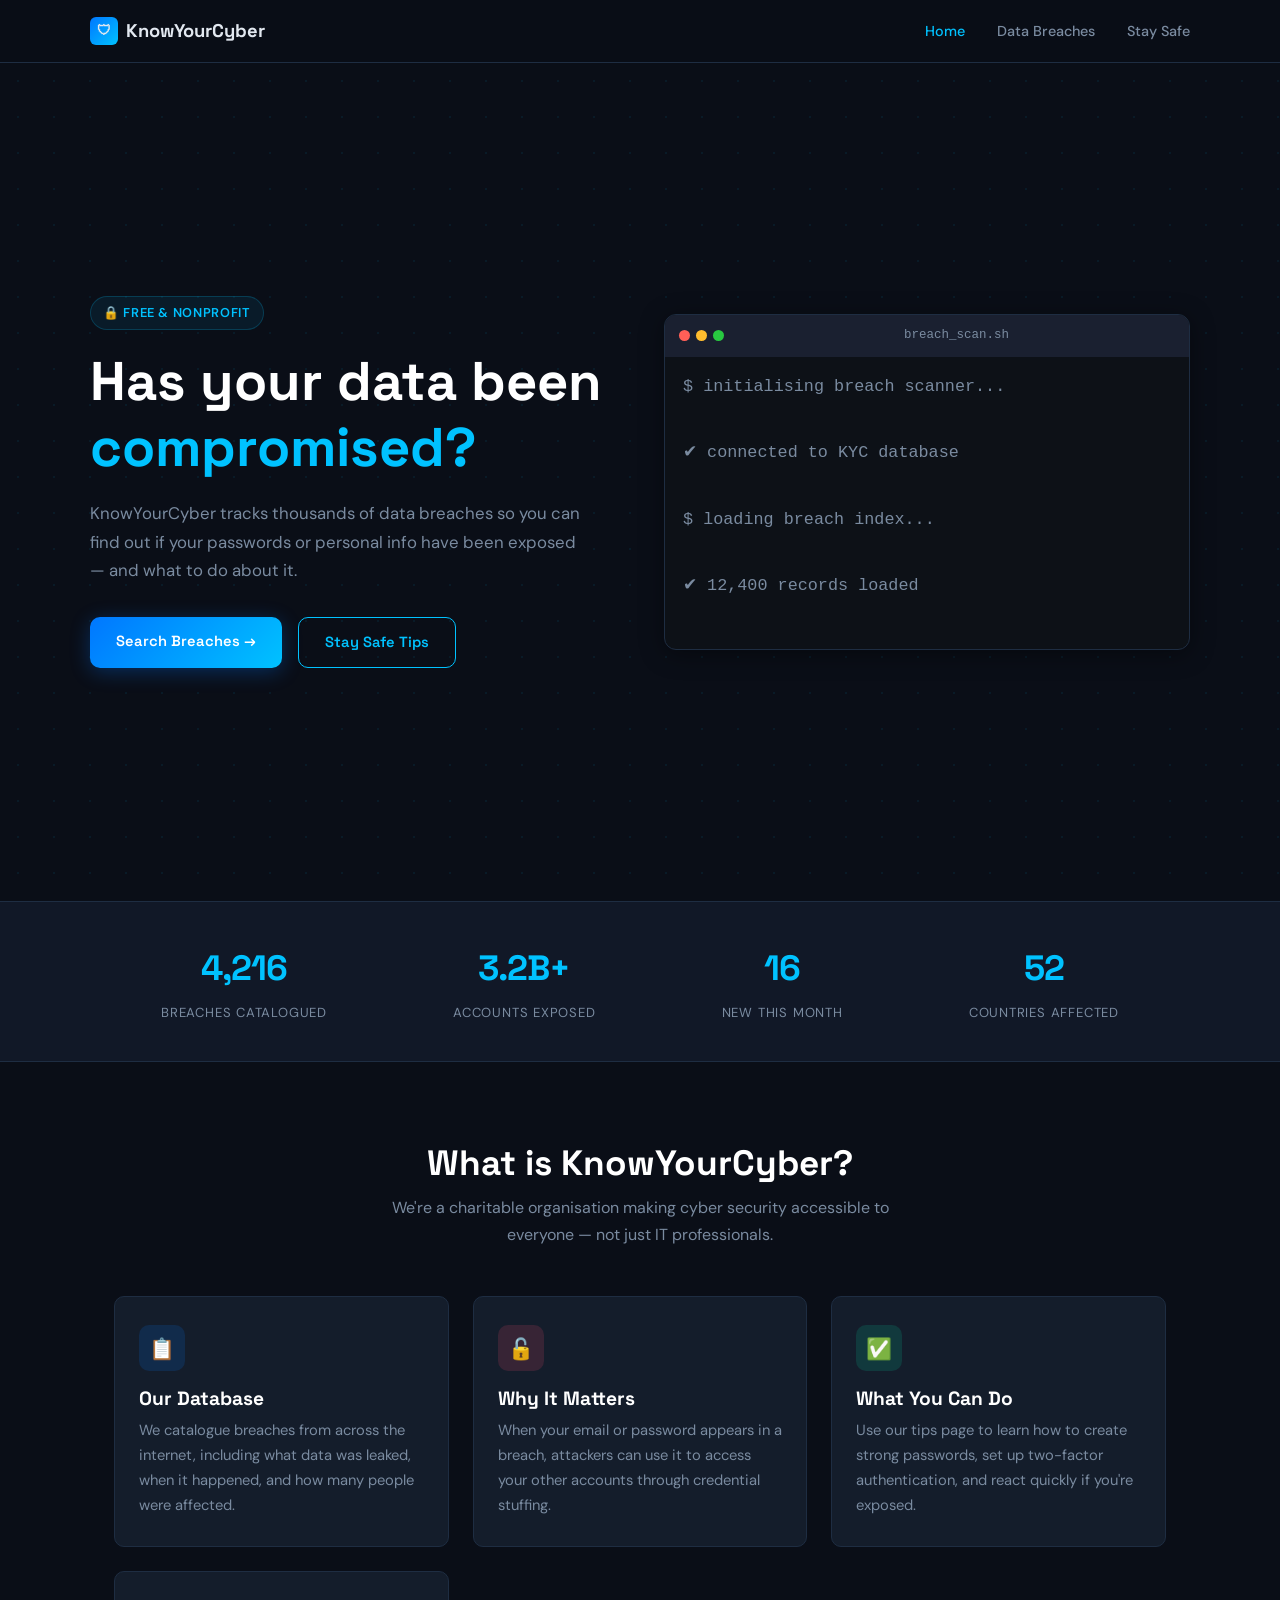
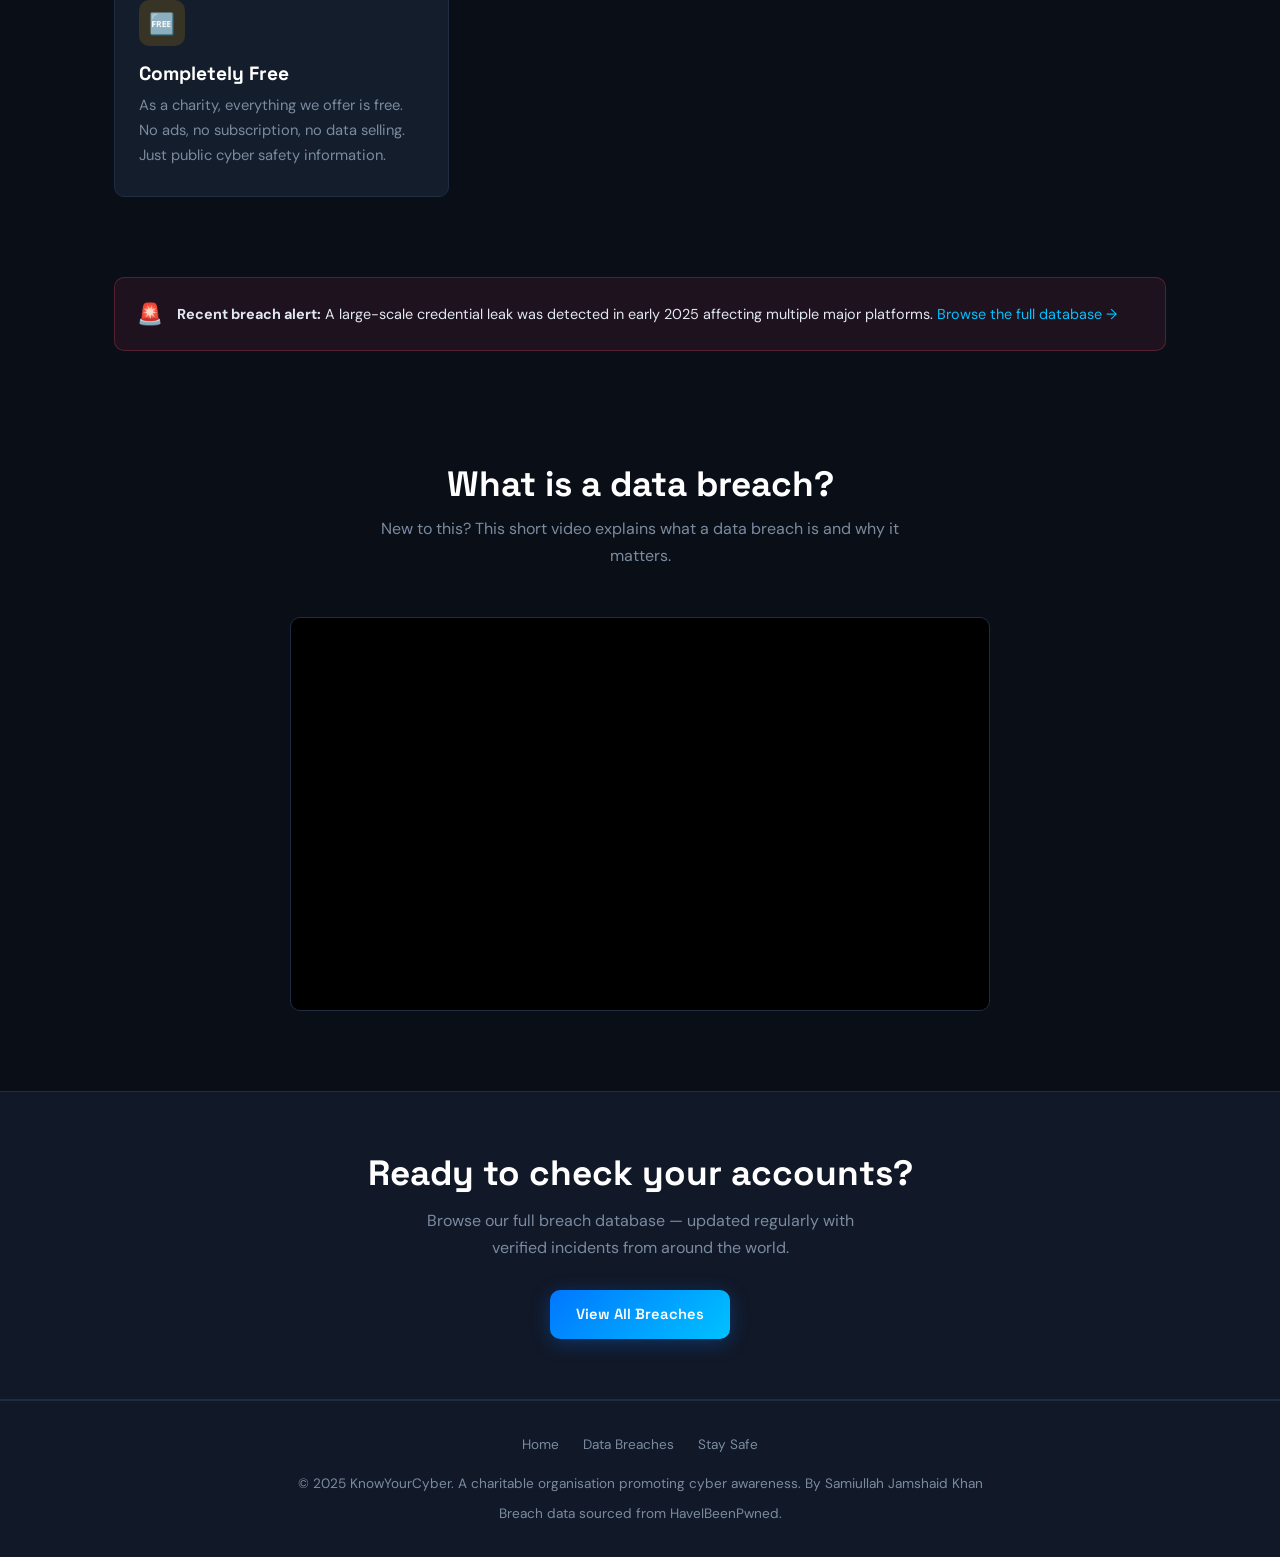
<file: index.html>
<!DOCTYPE html>
<html lang="en">
<head>
    <meta charset="UTF-8" />
    <meta name="viewport" content="width=device-width, initial-scale=1.0" />
    <title>KnowYourCyber — Stay Safe Online</title>
    <meta name="description" content="A free database of data breaches and cyber security tips. Check if your accounts have been compromised." />

    <!-- Fonts -->
    <link rel="preconnect" href="https://fonts.googleapis.com" />
    <link rel="preconnect" href="https://fonts.gstatic.com" crossorigin />
    <link href="https://fonts.googleapis.com/css2?family=Space+Grotesk:wght@400;600;700;800&family=DM+Sans:wght@300;400;500;600&display=swap" rel="stylesheet" />

    <link rel="stylesheet" href="css/style.css" />
</head>
<body>

    <!-- ===== NAV ===== -->
    <nav class="navbar">
        <div class="nav-inner">
            <a href="index.html" class="nav-logo">
                <div class="shield">&#x1F6E1;</div>
                KnowYourCyber
            </a>
            <button class="hamburger" id="hamburger" aria-label="Open menu">
                <span></span><span></span><span></span>
            </button>
            <ul class="nav-links" id="nav-links">
                <li><a href="index.html" class="active">Home</a></li>
                <li><a href="pages/breaches.html">Data Breaches</a></li>
                <li><a href="pages/tips.html">Stay Safe</a></li>
            </ul>
        </div>
    </nav>

    <!-- ===== HERO ===== -->
    <header class="hero">
        <div class="hero-inner">

            <!-- Left: text content -->
            <div class="hero-text">
                <span class="hero-label">&#x1F512; Free &amp; Nonprofit</span>
                <h1>Has your data been <em>compromised?</em></h1>
                <p>
                    KnowYourCyber tracks thousands of data breaches so you can find out
                    if your passwords or personal info have been exposed — and what to do about it.
                </p>
                <div class="hero-buttons">
                    <a href="pages/breaches.html" class="btn btn-primary">Search Breaches &rarr;</a>
                    <a href="pages/tips.html" class="btn btn-outline">Stay Safe Tips</a>
                </div>
            </div>

            <!-- Right: animated terminal (JS in main.js populates this) -->
            <div class="hero-visual">
                <div class="terminal" aria-hidden="true">
                    <div class="terminal-bar">
                        <div class="terminal-dots">
                            <span class="dot-red"></span>
                            <span class="dot-yellow"></span>
                            <span class="dot-green"></span>
                        </div>
                        <span class="terminal-title">breach_scan.sh</span>
                    </div>
                    <div class="terminal-body" id="terminal-body"></div>
                </div>
            </div>

        </div>
    </header>

    <!-- ===== STATS STRIP ===== -->
    <!-- Numbers count up via IntersectionObserver in main.js -->
    <section class="stats-strip" aria-label="Key statistics">
        <div class="container">
            <div class="stat-item">
                <span class="stat-num" data-target="12400">0</span>
                <span class="stat-label">Breaches Catalogued</span>
            </div>
            <div class="stat-item">
                <span class="stat-num" data-target="9300000000">0</span>
                <span class="stat-label">Accounts Exposed</span>
            </div>
            <div class="stat-item">
                <span class="stat-num" data-target="47">0</span>
                <span class="stat-label">New This Month</span>
            </div>
            <div class="stat-item">
                <span class="stat-num" data-target="153">0</span>
                <span class="stat-label">Countries Affected</span>
            </div>
        </div>
    </section>

    <!-- ===== ABOUT SECTION ===== -->
    <section class="section" aria-labelledby="about-heading">
        <div class="container">
            <div class="section-head">
                <h2 id="about-heading">What is KnowYourCyber?</h2>
                <p>We're a charitable organisation making cyber security accessible to everyone — not just IT professionals.</p>
            </div>

            <div class="cards-row">
                <div class="card">
                    <div class="card-icon blue">&#x1F4CB;</div>
                    <h3>Our Database</h3>
                    <p>
                        We catalogue breaches from across the internet, including what data was
                        leaked, when it happened, and how many people were affected.
                    </p>
                </div>
                <div class="card">
                    <div class="card-icon red">&#x1F513;</div>
                    <h3>Why It Matters</h3>
                    <p>
                        When your email or password appears in a breach, attackers can use it
                        to access your other accounts through credential stuffing.
                    </p>
                </div>
                <div class="card">
                    <div class="card-icon green">&#x2705;</div>
                    <h3>What You Can Do</h3>
                    <p>
                        Use our tips page to learn how to create strong passwords, set up
                        two-factor authentication, and react quickly if you're exposed.
                    </p>
                </div>
                <div class="card">
                    <div class="card-icon warn">&#x1F193;</div>
                    <h3>Completely Free</h3>
                    <p>
                        As a charity, everything we offer is free. No ads, no subscription,
                        no data selling. Just public cyber safety information.
                    </p>
                </div>
            </div>
        </div>
    </section>

    <!-- ===== ALERT BANNER ===== -->
    <section class="section" style="padding-top:0;" aria-label="Recent news">
        <div class="container">
            <div class="alert-banner" role="alert">
                <span class="alert-icon">&#x1F6A8;</span>
                <div>
                    <strong>Recent breach alert:</strong> A large-scale credential leak was detected in early 2025 affecting multiple major platforms.
                    <a href="pages/breaches.html">Browse the full database &rarr;</a>
                </div>
            </div>
        </div>
    </section>

    <!-- ===== EXPLAINER VIDEO ===== -->
    <!-- Rich media requirement: embedded YouTube video -->
    <section class="section" style="padding-top:0;" aria-labelledby="video-heading">
        <div class="container">
            <div class="section-head">
                <h2 id="video-heading">What is a data breach?</h2>
                <p>New to this? This short video explains what a data breach is and why it matters.</p>
            </div>
            <div class="video-wrap" style="max-width:700px; margin:0 auto;">
                <iframe
                    src="https://www.youtube.com/embed/iBFrS7FCvGU"
                    title="What is a data breach? — cybersecurity explainer (YouTube)"
                    allow="accelerometer; autoplay; clipboard-write; encrypted-media; gyroscope; picture-in-picture"
                    allowfullscreen>
                </iframe>
            </div>
        </div>
    </section>

    <!-- ===== CTA STRIP ===== -->
    <section
        class="section"
        style="background:var(--bg2); padding:60px 1.5rem; border-top:1px solid var(--border); border-bottom:1px solid var(--border);"
        aria-label="Call to action">
        <div class="container" style="text-align:center;">
            <h2 style="color:#fff; margin-bottom:0.8rem;">Ready to check your accounts?</h2>
            <p style="color:var(--muted); margin-bottom:1.8rem; max-width:480px; margin-left:auto; margin-right:auto;">
                Browse our full breach database — updated regularly with verified incidents from around the world.
            </p>
            <a href="pages/breaches.html" class="btn btn-primary">View All Breaches</a>
        </div>
    </section>

    <!-- ===== FOOTER ===== -->
    <footer>
        <nav aria-label="Footer navigation">
            <a href="index.html">Home</a>
            <a href="pages/breaches.html">Data Breaches</a>
            <a href="pages/tips.html">Stay Safe</a>
        </nav>
        <p>&copy; 2025 KnowYourCyber. A charitable organisation promoting cyber awareness. By Samiullah Jamshaid Khan</p>
        <p style="margin-top:0.4rem;">
            Breach data sourced from <a href="https://haveibeenpwned.com" target="_blank" rel="noopener noreferrer">HaveIBeenPwned</a>.
        </p>
    </footer>

    <script src="js/main.js"></script>

</body>
</html>
</file>
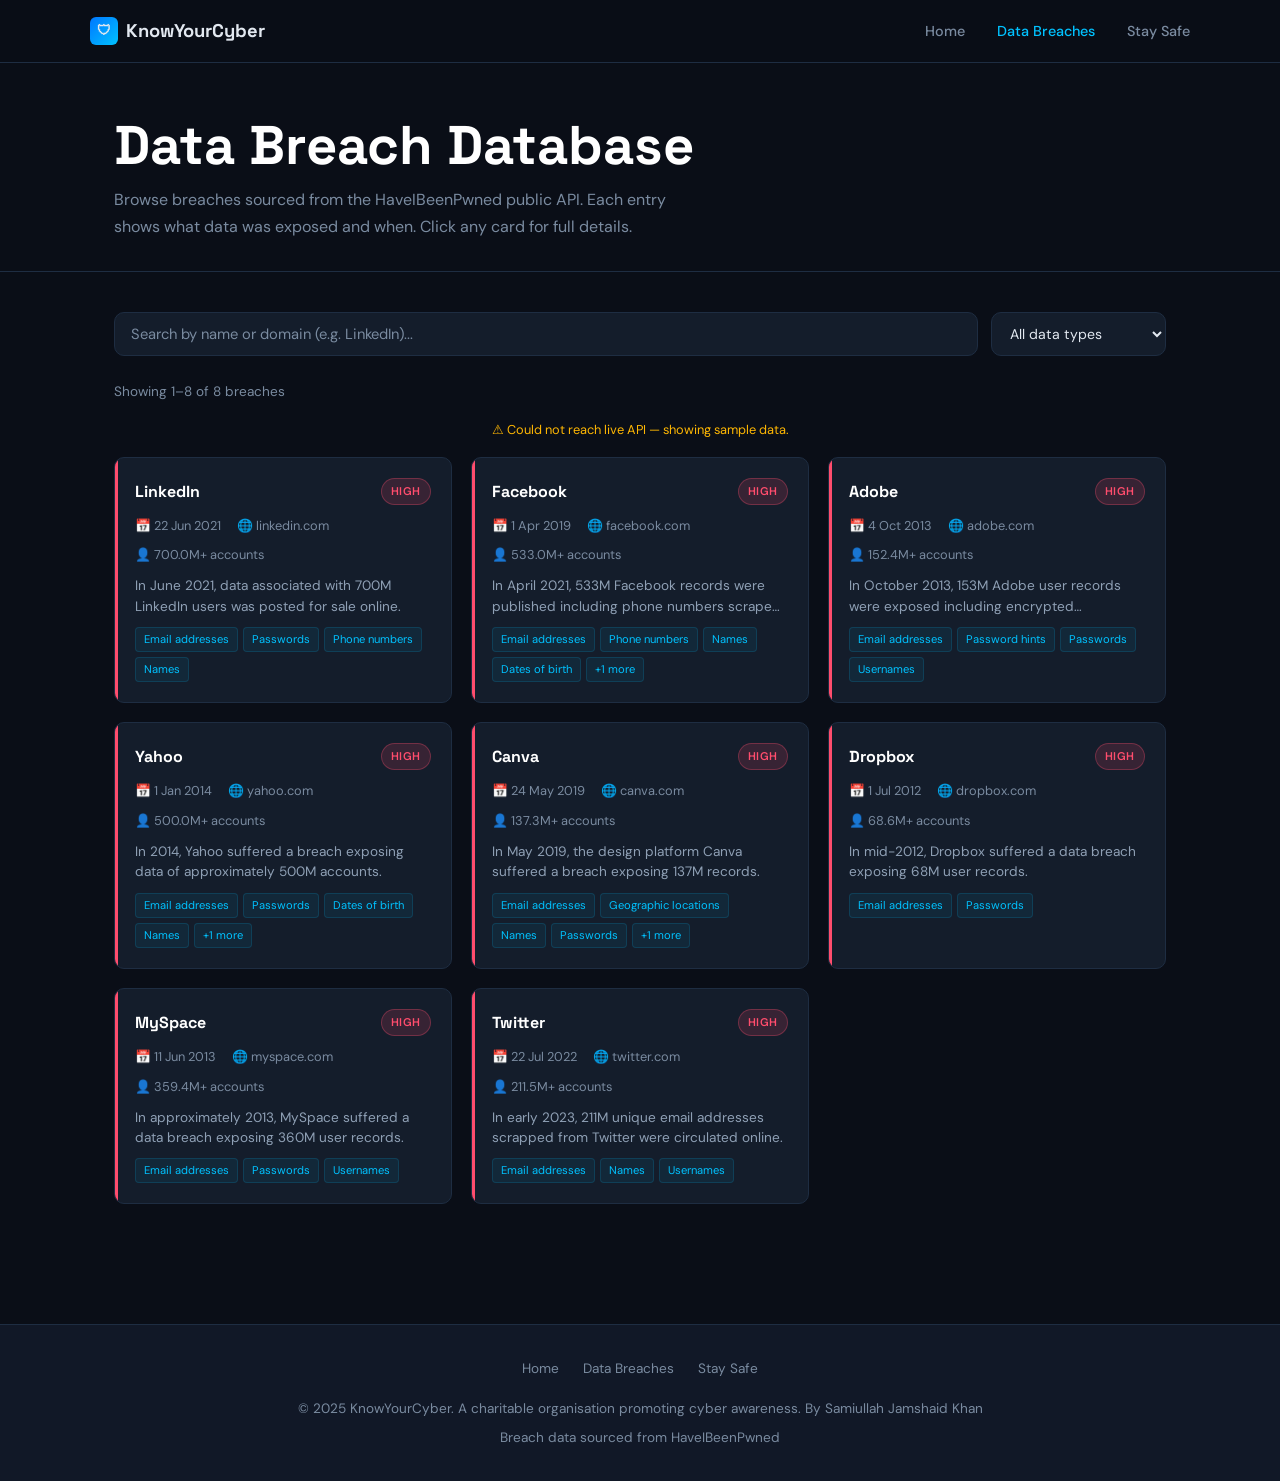
<file: pages/breaches.html>
<!DOCTYPE html>
<html lang="en">
<head>
    <meta charset="UTF-8" />
    <meta name="viewport" content="width=device-width, initial-scale=1.0" />
    <title>Data Breaches — KnowYourCyber</title>
    <meta name="description" content="Browse thousands of catalogued data breaches. Search by name and filter by data type." />

    <link rel="preconnect" href="https://fonts.googleapis.com" />
    <link rel="preconnect" href="https://fonts.gstatic.com" crossorigin />
    <link href="https://fonts.googleapis.com/css2?family=Space+Grotesk:wght@400;600;700;800&family=DM+Sans:wght@300;400;500;600&display=swap" rel="stylesheet" />

    <link rel="stylesheet" href="../css/style.css" />
</head>
<body>

    <!-- ===== NAV ===== -->
    <nav class="navbar">
        <div class="nav-inner">
            <a href="../index.html" class="nav-logo">
                <div class="shield">&#x1F6E1;</div>
                KnowYourCyber
            </a>
            <button class="hamburger" id="hamburger" aria-label="Open menu">
                <span></span><span></span><span></span>
            </button>
            <ul class="nav-links" id="nav-links">
                <li><a href="../index.html">Home</a></li>
                <li><a href="breaches.html" class="active">Data Breaches</a></li>
                <li><a href="tips.html">Stay Safe</a></li>
            </ul>
        </div>
    </nav>

    <!-- ===== PAGE HEADER ===== -->
    <header style="padding: 50px 1.5rem 30px; border-bottom: 1px solid var(--border);">
        <div class="container">
            <h1 style="color:#fff; margin-bottom:0.5rem;">Data Breach Database</h1>
            <p style="color:var(--muted); max-width:580px;">
                Browse breaches sourced from the HaveIBeenPwned public API. Each entry shows
                what data was exposed and when. Click any card for full details.
            </p>
        </div>
    </header>

    <!-- ===== MAIN CONTENT ===== -->
    <main class="section" style="padding-top:40px;">
        <div class="container">

            <!-- Search and filter controls -->
            <div class="search-bar-wrap" role="search">
                <input
                    type="search"
                    id="search"
                    class="search-input"
                    placeholder="Search by name or domain (e.g. LinkedIn)..."
                    aria-label="Search breaches"
                />

                <select id="filter-type" class="filter-select" aria-label="Filter by data type">
                    <option value="">All data types</option>
                    <option value="email">Email addresses</option>
                    <option value="password">Passwords</option>
                    <option value="phone">Phone numbers</option>
                    <option value="name">Names</option>
                    <option value="address">Physical addresses</option>
                    <option value="credit">Credit cards</option>
                </select>
            </div>

            <p class="result-count" id="result-count" aria-live="polite"></p>


            <div class="spinner-wrap" id="spinner">
                <div class="spinner"></div>
                <p>Loading breach data...</p>
            </div>

            <!-- Breach cards grid — populated by breaches.js -->
            <div class="breach-grid" id="breach-grid" style="display:none;"></div>

            <!-- Pagination controls — built by breaches.js -->
            <div class="pagination" id="pagination" aria-label="Pagination"></div>

        </div>
    </main>

    <!-- ===== DETAIL MODAL ===== -->
    <!-- Appears when a breach card is clicked. JS populates modal-body. -->
    <div class="modal-overlay" id="modal" role="dialog" aria-modal="true" aria-label="Breach details">
        <div class="modal-box" id="modal-body">
            <!-- content injected by openModal() in breaches.js -->
        </div>
    </div>

    <!-- ===== FOOTER ===== -->
    <footer>
        <nav aria-label="Footer navigation">
            <a href="../index.html">Home</a>
            <a href="breaches.html">Data Breaches</a>
            <a href="tips.html">Stay Safe</a>
        </nav>
        <p>&copy; 2025 KnowYourCyber. A charitable organisation promoting cyber awareness. By Samiullah Jamshaid Khan</p>
        <p style="margin-top:0.4rem;">
            Breach data sourced from
            <a href="https://haveibeenpwned.com" target="_blank" rel="noopener noreferrer">HaveIBeenPwned</a>
        </p>
    </footer>

    <!-- main.js handles nav; breaches.js handles everything on this page -->
    <script src="../js/main.js"></script>
    <script src="../js/breaches.js"></script>

</body>
</html>
</file>
<file: css/style.css>
/* =============================================
   KnowYourCyber - Main Stylesheet
   Author: Samiullah Jamshaid Khan
   Description: Shared styles across all pages
   ============================================= */

/* --- CSS Variables / Theme --- */
:root {
    --bg:        #0a0e17;
    --bg2:       #111827;
    --card:      #141d2b;
    --border:    #1e2d42;
    --accent:    #00c2ff;
    --accent2:   #0077ff;
    --danger:    #ff4d6d;
    --warn:      #ffb703;
    --success:   #06d6a0;
    --text:      #e2e8f0;
    --muted:     #7a8ba0;
    --font-head: 'Space Grotesk', sans-serif;
    --font-body: 'DM Sans', sans-serif;
    --radius:    10px;
    --shadow:    0 4px 24px rgba(0,0,0,0.4);
}

/* --- Reset & Base --- */
*, *::before, *::after {
    box-sizing: border-box;
    margin: 0;
    padding: 0;
}

html {
    scroll-behavior: smooth;
}

body {
    background-color: var(--bg);
    color: var(--text);
    font-family: var(--font-body);
    font-size: 16px;
    line-height: 1.7;
    min-height: 100vh;
}

a {
    color: var(--accent);
    text-decoration: none;
}

a:hover {
    text-decoration: underline;
}

img {
    max-width: 100%;
    display: block;
}

/* --- Typography --- */
h1, h2, h3, h4 {
    font-family: var(--font-head);
    line-height: 1.2;
    font-weight: 700;
}

h1 { font-size: clamp(2rem, 5vw, 3.4rem); }
h2 { font-size: clamp(1.5rem, 3vw, 2.2rem); }
h3 { font-size: 1.2rem; }

/* --- Layout Helpers --- */
.container {
    max-width: 1100px;
    margin: 0 auto;
    padding: 0 1.5rem;
}

.section {
    padding: 80px 0;
}

/* =============================================
   NAVBAR
   ============================================= */
.navbar {
    position: sticky;
    top: 0;
    z-index: 999;
    background: rgba(10, 14, 23, 0.92);
    backdrop-filter: blur(10px);
    border-bottom: 1px solid var(--border);
    padding: 0 1.5rem;
}

.nav-inner {
    max-width: 1100px;
    margin: 0 auto;
    display: flex;
    align-items: center;
    justify-content: space-between;
    height: 62px;
}

/* Logo */
.nav-logo {
    font-family: var(--font-head);
    font-size: 1.15rem;
    font-weight: 700;
    color: var(--text);
    display: flex;
    align-items: center;
    gap: 8px;
    text-decoration: none;
}

.nav-logo .shield {
    width: 28px;
    height: 28px;
    background: linear-gradient(135deg, var(--accent2), var(--accent));
    border-radius: 6px;
    display: flex;
    align-items: center;
    justify-content: center;
    font-size: 14px;
}

/* Nav links */
.nav-links {
    list-style: none;
    display: flex;
    gap: 2rem;
}

.nav-links a {
    color: var(--muted);
    font-size: 0.9rem;
    font-weight: 500;
    text-decoration: none;
    transition: color 0.2s;
}

.nav-links a:hover,
.nav-links a.active {
    color: var(--accent);
}

/* Hamburger (mobile) */
.hamburger {
    display: none;
    flex-direction: column;
    gap: 5px;
    cursor: pointer;
    background: none;
    border: none;
    padding: 4px;
}

.hamburger span {
    display: block;
    width: 22px;
    height: 2px;
    background: var(--text);
    border-radius: 2px;
    transition: 0.3s;
}

/* =============================================
   HERO (index.html)
   ============================================= */
.hero {
    min-height: calc(100vh - 62px);
    display: flex;
    align-items: center;
    position: relative;
    overflow: hidden;
    padding: 60px 1.5rem;
}

/* grid dot background */
.hero::before {
    content: '';
    position: absolute;
    inset: 0;
    background-image: radial-gradient(circle, rgba(0,194,255,0.07) 1px, transparent 1px);
    background-size: 36px 36px;
    z-index: 0;
}

.hero-inner {
    position: relative;
    z-index: 1;
    max-width: 1100px;
    margin: 0 auto;
    width: 100%;
    display: grid;
    grid-template-columns: 1fr 1fr;
    gap: 3rem;
    align-items: center;
}

.hero-label {
    display: inline-flex;
    align-items: center;
    gap: 6px;
    background: rgba(0,194,255,0.08);
    border: 1px solid rgba(0,194,255,0.2);
    color: var(--accent);
    font-size: 0.8rem;
    font-weight: 600;
    padding: 5px 12px;
    border-radius: 50px;
    margin-bottom: 1.2rem;
    letter-spacing: 0.05em;
    text-transform: uppercase;
}

.hero h1 {
    margin-bottom: 1.2rem;
    color: #fff;
}

.hero h1 em {
    font-style: normal;
    color: var(--accent);
}

.hero p {
    color: var(--muted);
    font-size: 1.05rem;
    margin-bottom: 2rem;
    max-width: 500px;
}

.hero-buttons {
    display: flex;
    gap: 1rem;
    flex-wrap: wrap;
}

/* =============================================
   BUTTONS
   ============================================= */
.btn {
    display: inline-block;
    padding: 12px 26px;
    border-radius: var(--radius);
    font-family: var(--font-head);
    font-size: 0.92rem;
    font-weight: 600;
    cursor: pointer;
    border: none;
    transition: transform 0.15s, box-shadow 0.15s, opacity 0.15s;
    text-decoration: none;
}

.btn:hover {
    transform: translateY(-2px);
    text-decoration: none;
}

.btn-primary {
    background: linear-gradient(135deg, var(--accent2), var(--accent));
    color: #fff;
    box-shadow: 0 4px 20px rgba(0,119,255,0.3);
}

.btn-primary:hover {
    box-shadow: 0 6px 28px rgba(0,119,255,0.5);
}

.btn-outline {
    background: transparent;
    color: var(--accent);
    border: 1px solid var(--accent);
}

.btn-outline:hover {
    background: rgba(0,194,255,0.07);
}

/* =============================================
   TERMINAL WIDGET (hero visual)
   ============================================= */
.terminal {
    background: #0d1117;
    border: 1px solid var(--border);
    border-radius: 12px;
    overflow: hidden;
    box-shadow: var(--shadow);
    font-family: 'Courier New', monospace;
    font-size: 0.82rem;
}

.terminal-bar {
    background: #1a2030;
    padding: 10px 14px;
    display: flex;
    align-items: center;
    gap: 6px;
}

.terminal-dots {
    display: flex;
    gap: 6px;
    margin-right: 8px;
}

.terminal-dots span {
    width: 11px;
    height: 11px;
    border-radius: 50%;
}

.dot-red    { background: #ff5f57; }
.dot-yellow { background: #febc2e; }
.dot-green  { background: #28c840; }

.terminal-title {
    color: var(--muted);
    font-size: 0.78rem;
    margin-left: auto;
    margin-right: auto;
}

.terminal-body {
    padding: 16px 18px;
    min-height: 220px;
    display: flex;
    flex-direction: column;
    gap: 6px;
}

.t-line {
    color: #a8b8c8;
    opacity: 0;
    /* lines fade in via JS */
}

.t-line.visible {
    opacity: 1;
}

.t-prompt { color: var(--accent); margin-right: 6px; }
.t-ok     { color: var(--success); }
.t-warn   { color: var(--warn); }
.t-err    { color: var(--danger); }

/* =============================================
   STATS STRIP
   ============================================= */
.stats-strip {
    background: var(--bg2);
    border-top: 1px solid var(--border);
    border-bottom: 1px solid var(--border);
    padding: 36px 1.5rem;
}

.stats-strip .container {
    display: flex;
    justify-content: space-around;
    flex-wrap: wrap;
    gap: 2rem;
}

.stat-item {
    text-align: center;
}

.stat-num {
    display: block;
    font-family: var(--font-head);
    font-size: 2.2rem;
    font-weight: 800;
    color: var(--accent);
    letter-spacing: -1px;
}

.stat-label {
    font-size: 0.82rem;
    color: var(--muted);
    text-transform: uppercase;
    letter-spacing: 0.06em;
}

/* =============================================
   INFO CARDS (homepage)
   ============================================= */
.cards-row {
    display: grid;
    grid-template-columns: repeat(auto-fit, minmax(260px, 1fr));
    gap: 1.5rem;
    margin-top: 2.5rem;
}

.card {
    background: var(--card);
    border: 1px solid var(--border);
    border-radius: var(--radius);
    padding: 28px 24px;
    transition: border-color 0.2s, transform 0.2s;
}

.card:hover {
    border-color: var(--accent);
    transform: translateY(-3px);
}

.card-icon {
    width: 46px;
    height: 46px;
    border-radius: 10px;
    display: flex;
    align-items: center;
    justify-content: center;
    font-size: 1.3rem;
    margin-bottom: 1rem;
}

.card-icon.blue  { background: rgba(0,119,255,0.15); }
.card-icon.red   { background: rgba(255,77,109,0.15); }
.card-icon.green { background: rgba(6,214,160,0.15); }
.card-icon.warn  { background: rgba(255,183,3,0.15); }

.card h3 {
    margin-bottom: 0.5rem;
    color: #fff;
}

.card p {
    color: var(--muted);
    font-size: 0.92rem;
}

/* section headings */
.section-head {
    text-align: center;
    margin-bottom: 3rem;
}

.section-head h2 {
    color: #fff;
    margin-bottom: 0.6rem;
}

.section-head p {
    color: var(--muted);
    max-width: 540px;
    margin: 0 auto;
}

/* =============================================
   ALERT BANNER (homepage)
   ============================================= */
.alert-banner {
    background: rgba(255,77,109,0.08);
    border: 1px solid rgba(255,77,109,0.25);
    border-radius: var(--radius);
    padding: 18px 22px;
    display: flex;
    align-items: center;
    gap: 14px;
    margin-bottom: 2rem;
    font-size: 0.9rem;
    color: var(--text);
}

.alert-banner .alert-icon {
    font-size: 1.3rem;
    flex-shrink: 0;
}

/* =============================================
   BREACHES PAGE
   ============================================= */

/* search bar area */
.search-bar-wrap {
    display: flex;
    gap: 0.8rem;
    flex-wrap: wrap;
    margin-bottom: 1.5rem;
}

.search-input {
    flex: 1;
    min-width: 220px;
    padding: 11px 16px;
    background: var(--card);
    border: 1px solid var(--border);
    border-radius: var(--radius);
    color: var(--text);
    font-family: var(--font-body);
    font-size: 0.92rem;
    outline: none;
    transition: border-color 0.2s;
}

.search-input:focus {
    border-color: var(--accent);
}

.search-input::placeholder {
    color: var(--muted);
}

.filter-select {
    padding: 11px 14px;
    background: var(--card);
    border: 1px solid var(--border);
    border-radius: var(--radius);
    color: var(--text);
    font-family: var(--font-body);
    font-size: 0.88rem;
    cursor: pointer;
    outline: none;
}

/* Loading spinner */
.spinner-wrap {
    display: flex;
    flex-direction: column;
    align-items: center;
    padding: 60px 0;
    gap: 14px;
    color: var(--muted);
    font-size: 0.9rem;
}

.spinner {
    width: 36px;
    height: 36px;
    border: 3px solid var(--border);
    border-top-color: var(--accent);
    border-radius: 50%;
    animation: spin 0.8s linear infinite;
}

@keyframes spin {
    to { transform: rotate(360deg); }
}

/* Breach cards grid */
.breach-grid {
    display: grid;
    grid-template-columns: repeat(auto-fill, minmax(300px, 1fr));
    gap: 1.2rem;
}

.breach-card {
    background: var(--card);
    border: 1px solid var(--border);
    border-radius: var(--radius);
    padding: 20px;
    cursor: pointer;
    transition: border-color 0.18s, transform 0.18s;
    position: relative;
    overflow: hidden;
}

.breach-card::before {
    /* coloured left accent bar */
    content: '';
    position: absolute;
    left: 0;
    top: 0;
    bottom: 0;
    width: 3px;
    background: var(--accent);
    border-radius: 3px 0 0 3px;
}

.breach-card.severity-high::before  { background: var(--danger); }
.breach-card.severity-med::before   { background: var(--warn); }
.breach-card.severity-low::before   { background: var(--success); }

.breach-card:hover {
    border-color: var(--accent);
    transform: translateY(-2px);
}

.breach-card-top {
    display: flex;
    align-items: flex-start;
    justify-content: space-between;
    gap: 10px;
    margin-bottom: 10px;
}

.breach-name {
    font-family: var(--font-head);
    font-size: 1rem;
    font-weight: 700;
    color: #fff;
}

.badge {
    font-size: 0.7rem;
    font-weight: 600;
    padding: 3px 9px;
    border-radius: 50px;
    text-transform: uppercase;
    letter-spacing: 0.05em;
    flex-shrink: 0;
}

.badge-high    { background: rgba(255,77,109,0.15); color: var(--danger); border: 1px solid rgba(255,77,109,0.3); }
.badge-med     { background: rgba(255,183,3,0.15);  color: var(--warn);   border: 1px solid rgba(255,183,3,0.3); }
.badge-low     { background: rgba(6,214,160,0.15);  color: var(--success);border: 1px solid rgba(6,214,160,0.3); }

.breach-meta {
    font-size: 0.8rem;
    color: var(--muted);
    display: flex;
    flex-wrap: wrap;
    gap: 0.5rem 1rem;
    margin-bottom: 10px;
}

.breach-meta span::before {
    margin-right: 4px;
}

.breach-desc {
    font-size: 0.85rem;
    color: #8fa0b5;
    line-height: 1.5;
    display: -webkit-box;
    -webkit-line-clamp: 2;
    -webkit-box-orient: vertical;
    overflow: hidden;
}

/* Data classes tags */
.tags {
    display: flex;
    flex-wrap: wrap;
    gap: 5px;
    margin-top: 10px;
}

.tag {
    background: rgba(0,194,255,0.07);
    border: 1px solid rgba(0,194,255,0.15);
    color: var(--accent);
    font-size: 0.7rem;
    padding: 2px 8px;
    border-radius: 4px;
}

/* Pagination */
.pagination {
    display: flex;
    justify-content: center;
    align-items: center;
    gap: 0.5rem;
    margin-top: 2.5rem;
    flex-wrap: wrap;
}

.page-btn {
    padding: 8px 14px;
    background: var(--card);
    border: 1px solid var(--border);
    border-radius: 8px;
    color: var(--text);
    font-family: var(--font-body);
    font-size: 0.85rem;
    cursor: pointer;
    transition: 0.15s;
}

.page-btn:hover    { border-color: var(--accent); color: var(--accent); }
.page-btn.active   { background: var(--accent2); border-color: var(--accent2); color: #fff; }
.page-btn:disabled { opacity: 0.3; cursor: default; }

/* Result count */
.result-count {
    font-size: 0.85rem;
    color: var(--muted);
    margin-bottom: 1rem;
}

/* =============================================
   MODAL (breach detail)
   ============================================= */
.modal-overlay {
    display: none;
    position: fixed;
    inset: 0;
    background: rgba(0,0,0,0.7);
    z-index: 1000;
    padding: 20px;
    overflow-y: auto;
    backdrop-filter: blur(4px);
}

.modal-overlay.open {
    display: flex;
    align-items: flex-start;
    justify-content: center;
    padding-top: 60px;
}

.modal-box {
    background: var(--bg2);
    border: 1px solid var(--border);
    border-radius: 14px;
    max-width: 580px;
    width: 100%;
    padding: 32px;
    position: relative;
    animation: slideUp 0.25s ease;
}

@keyframes slideUp {
    from { transform: translateY(20px); opacity: 0; }
    to   { transform: translateY(0);    opacity: 1; }
}

.modal-close {
    position: absolute;
    top: 16px;
    right: 16px;
    background: var(--card);
    border: 1px solid var(--border);
    color: var(--muted);
    width: 30px;
    height: 30px;
    border-radius: 6px;
    cursor: pointer;
    font-size: 1rem;
    display: flex;
    align-items: center;
    justify-content: center;
    transition: 0.15s;
}

.modal-close:hover { color: var(--text); border-color: var(--text); }

.modal-name {
    font-family: var(--font-head);
    font-size: 1.5rem;
    color: #fff;
    margin-bottom: 0.4rem;
}

.modal-domain {
    color: var(--accent);
    font-size: 0.9rem;
    margin-bottom: 1.2rem;
}

.modal-grid {
    display: grid;
    grid-template-columns: 1fr 1fr;
    gap: 0.8rem 1.5rem;
    margin-bottom: 1.2rem;
}

.modal-field label {
    display: block;
    font-size: 0.72rem;
    text-transform: uppercase;
    letter-spacing: 0.07em;
    color: var(--muted);
    margin-bottom: 2px;
}

.modal-field span {
    font-size: 0.92rem;
    color: var(--text);
    font-weight: 500;
}

.modal-desc {
    background: var(--card);
    border-radius: 8px;
    padding: 14px;
    font-size: 0.88rem;
    color: #8fa0b5;
    line-height: 1.6;
    margin-bottom: 1.2rem;
}

/* =============================================
   TIPS PAGE
   ============================================= */
.tips-hero {
    padding: 60px 1.5rem 40px;
    text-align: center;
}

.tips-hero h1 {
    color: #fff;
    margin-bottom: 0.8rem;
}

.tips-hero p {
    color: var(--muted);
    max-width: 540px;
    margin: 0 auto 2rem;
}

/* accordion */
.accordion {
    max-width: 750px;
    margin: 0 auto;
    display: flex;
    flex-direction: column;
    gap: 0.8rem;
}

.accord-item {
    background: var(--card);
    border: 1px solid var(--border);
    border-radius: var(--radius);
    overflow: hidden;
    transition: border-color 0.2s;
}

.accord-item.open {
    border-color: var(--accent);
}

.accord-btn {
    width: 100%;
    background: none;
    border: none;
    padding: 18px 20px;
    display: flex;
    align-items: center;
    justify-content: space-between;
    cursor: pointer;
    text-align: left;
    gap: 12px;
}

.accord-btn-left {
    display: flex;
    align-items: center;
    gap: 12px;
}

.accord-num {
    font-family: var(--font-head);
    font-size: 0.7rem;
    font-weight: 700;
    color: var(--accent);
    background: rgba(0,194,255,0.1);
    width: 26px;
    height: 26px;
    border-radius: 6px;
    display: flex;
    align-items: center;
    justify-content: center;
    flex-shrink: 0;
}

.accord-title {
    font-family: var(--font-head);
    font-size: 0.98rem;
    font-weight: 600;
    color: var(--text);
}

.accord-arrow {
    color: var(--muted);
    font-size: 0.75rem;
    transition: transform 0.25s;
    flex-shrink: 0;
}

.accord-item.open .accord-arrow {
    transform: rotate(180deg);
}

.accord-body {
    max-height: 0;
    overflow: hidden;
    transition: max-height 0.3s ease;
}

.accord-body-inner {
    padding: 0 20px 20px;
    color: var(--muted);
    font-size: 0.9rem;
    line-height: 1.7;
}

.accord-body-inner ul {
    margin-top: 0.6rem;
    padding-left: 1.2rem;
}

.accord-body-inner ul li {
    margin-bottom: 0.3rem;
}

/* Strength checker on tips page */
.strength-checker {
    max-width: 750px;
    margin: 3rem auto 0;
    background: var(--card);
    border: 1px solid var(--border);
    border-radius: var(--radius);
    padding: 28px;
}

.strength-checker h3 {
    color: #fff;
    margin-bottom: 0.4rem;
}

.strength-checker p {
    color: var(--muted);
    font-size: 0.9rem;
    margin-bottom: 1.2rem;
}

.pw-input-row {
    display: flex;
    gap: 0.7rem;
}

.pw-input {
    flex: 1;
    padding: 11px 14px;
    background: var(--bg2);
    border: 1px solid var(--border);
    border-radius: 8px;
    color: var(--text);
    font-family: 'Courier New', monospace;
    font-size: 0.95rem;
    outline: none;
    transition: border-color 0.2s;
}

.pw-input:focus { border-color: var(--accent); }

.pw-toggle {
    padding: 0 14px;
    background: var(--bg2);
    border: 1px solid var(--border);
    border-radius: 8px;
    color: var(--muted);
    cursor: pointer;
    font-size: 1rem;
    transition: 0.15s;
}

.pw-toggle:hover { color: var(--text); }

.strength-bar-wrap {
    margin-top: 14px;
    height: 6px;
    background: var(--border);
    border-radius: 3px;
    overflow: hidden;
}

.strength-bar {
    height: 100%;
    border-radius: 3px;
    width: 0%;
    transition: width 0.4s ease, background 0.4s ease;
}

.strength-label {
    font-size: 0.82rem;
    margin-top: 6px;
    font-weight: 600;
    color: var(--muted);
    min-height: 1.2em;
}

.strength-hints {
    margin-top: 10px;
    font-size: 0.82rem;
    color: var(--muted);
    display: flex;
    flex-wrap: wrap;
    gap: 6px;
}

.hint-badge {
    padding: 3px 9px;
    border-radius: 50px;
    border: 1px solid var(--border);
    font-size: 0.75rem;
    transition: 0.2s;
}

.hint-badge.pass {
    border-color: var(--success);
    color: var(--success);
    background: rgba(6,214,160,0.07);
}

/* =============================================
   VIDEO EMBED (tips page)
   ============================================= */
.video-wrap {
    max-width: 750px;
    margin: 2.5rem auto;
    border-radius: var(--radius);
    overflow: hidden;
    border: 1px solid var(--border);
    background: #000;
    aspect-ratio: 16/9;
}

.video-wrap iframe {
    width: 100%;
    height: 100%;
    display: block;
    border: none;
}

/* =============================================
   FOOTER
   ============================================= */
footer {
    background: var(--bg2);
    border-top: 1px solid var(--border);
    padding: 32px 1.5rem;
    text-align: center;
    color: var(--muted);
    font-size: 0.85rem;
}

footer a {
    color: var(--muted);
}

footer a:hover {
    color: var(--accent);
}

footer nav {
    display: flex;
    justify-content: center;
    gap: 1.5rem;
    margin-bottom: 1rem;
    flex-wrap: wrap;
}

/* =============================================
   ERROR / EMPTY STATE
   ============================================= */
.empty-state {
    text-align: center;
    padding: 60px 20px;
    color: var(--muted);
}

.empty-state .empty-icon {
    font-size: 2.5rem;
    margin-bottom: 0.8rem;
}

/* =============================================
   RESPONSIVE
   ============================================= */
@media (max-width: 768px) {

    .hero-inner {
        grid-template-columns: 1fr;
    }

    .terminal {
        display: none; /* hide on small screens to keep it clean */
    }

    .hamburger {
        display: flex;
    }

    .nav-links {
        display: none;
        flex-direction: column;
        position: absolute;
        top: 62px;
        left: 0;
        right: 0;
        background: var(--bg);
        border-bottom: 1px solid var(--border);
        padding: 1rem 1.5rem;
        gap: 1rem;
    }

    .nav-links.open {
        display: flex;
    }

    .breach-grid {
        grid-template-columns: 1fr;
    }

    .modal-grid {
        grid-template-columns: 1fr;
    }

    .stats-strip .container {
        justify-content: center;
    }
}

@media (max-width: 480px) {
    .btn { padding: 11px 18px; font-size: 0.85rem; }
    .section { padding: 50px 0; }
}
</file>
